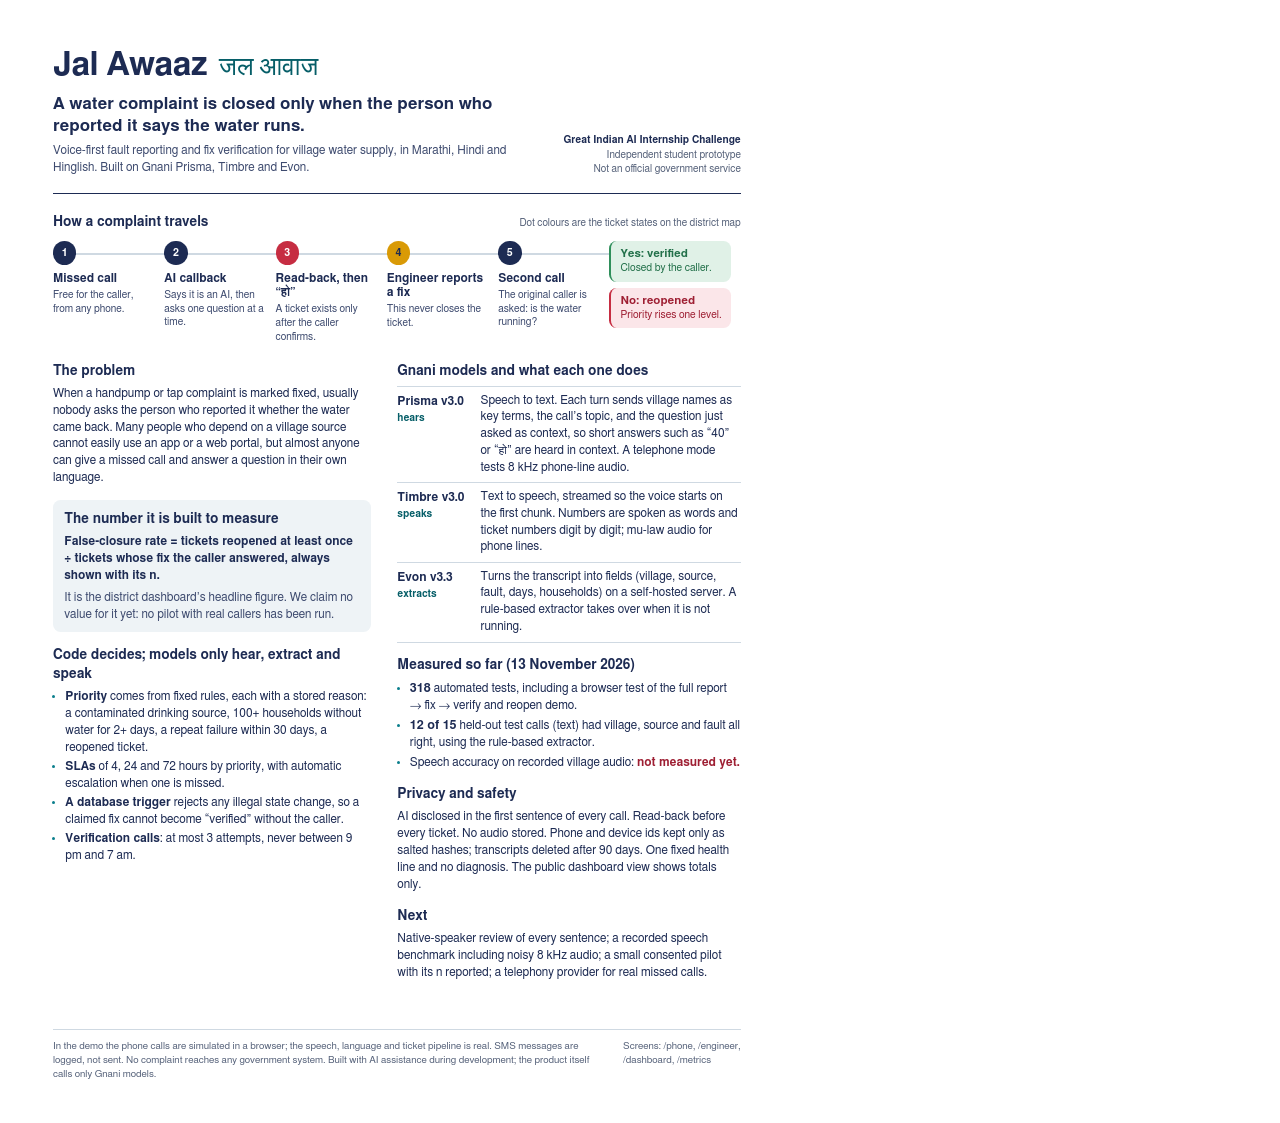
<file: docs/pitch/pitch.html>
<!doctype html>
<html lang="en">
<head>
<meta charset="utf-8">
<title>Jal Awaaz: one-page pitch</title>
<style>
  @page { size: A4; margin: 0; }
  :root {
    --ink: #1D2B53; --ink-2: #3E4B6F; --muted: #56627A; --line: #CFD9E2; --wash: #EEF3F6;
    --teal: #0A7E8C; --teal-ink: #065E68; --teal-wash: #DCEFF1;
    --red: #C62D42; --red-ink: #9E1F33; --red-wash: #FBE6E9;
    --haldi: #D99A06; --haldi-ink: #7F5A00; --haldi-wash: #FBF0D3;
    --green: #2F8F5B; --green-ink: #22704A; --green-wash: #E0F1E7;
    --sans: "Inter", "Segoe UI", "Nirmala UI", "FreeSans", sans-serif;
    --deva: "Nirmala UI", "Noto Sans Devanagari", "FreeSans", sans-serif;
  }
  * { box-sizing: border-box; }
  html, body { margin: 0; }
  body {
    width: 210mm; height: 297mm; overflow: hidden;
    padding: 13mm 14mm 11mm; font-family: var(--sans); color: var(--ink);
    font-size: 8.9pt; line-height: 1.42;
    -webkit-print-color-adjust: exact; print-color-adjust: exact;
    display: flex; flex-direction: column;
  }
  .deva, :lang(mr), :lang(hi) { font-family: var(--deva); }
  p { margin: 0 0 .5em; }
  h2 { font-size: 10.2pt; font-weight: 700; margin: 0 0 .35em; letter-spacing: -0.005em; }
  h2 + p, h2 + ul { margin-top: 0; }
  ul { margin: 0 0 .5em; padding-left: 1.05em; }
  li { margin: 0 0 .22em; }
  li::marker { color: var(--teal); }
  b, strong { font-weight: 650; }

  /* Header */
  header { display: grid; grid-template-columns: 1fr auto; gap: 6mm; align-items: end;
           padding-bottom: 4.2mm; border-bottom: 1.4pt solid var(--ink); }
  .name { display: flex; align-items: baseline; gap: 3.2mm; margin: 0; }
  .name .en { font-size: 25pt; font-weight: 750; letter-spacing: -0.02em; line-height: 1; }
  .name .deva { font-size: 19pt; font-weight: 400; color: var(--teal-ink); line-height: 1; }
  .promise { font-size: 12.6pt; line-height: 1.3; font-weight: 550; margin: 3mm 0 1.6mm; max-width: 132mm; }
  .sub { color: var(--ink-2); margin: 0; max-width: 140mm; }
  .tag { text-align: right; font-size: 7.6pt; color: var(--muted); line-height: 1.45; white-space: nowrap; }
  .tag b { color: var(--ink); font-weight: 650; }

  /* The loop: the one bold element. Colours are the dashboard's ticket-state colours. */
  .loop { margin: 5mm 0 4.6mm; }
  .loop-title { display: flex; justify-content: space-between; align-items: baseline; margin-bottom: 2.4mm; }
  .loop-title h2 { margin: 0; }
  .loop-title span { color: var(--muted); font-size: 7.6pt; }
  .steps { display: grid; grid-template-columns: repeat(5, 1fr) 1.18fr; gap: 0; position: relative; }
  .step { position: relative; padding: 0 2.6mm 0 0; }
  .dot { width: 6.2mm; height: 6.2mm; border-radius: 50%; display: grid; place-items: center;
         font-weight: 700; font-size: 8pt; color: #fff; background: var(--ink); position: relative; z-index: 1; }
  .step::before { content: ""; position: absolute; left: 3.1mm; right: -0.2mm; top: 3.1mm; height: 1.2pt;
                  background: var(--line); }
  .step.last::before { display: none; }
  .step h3 { font-size: 8.9pt; font-weight: 700; margin: 2mm 0 .6mm; line-height: 1.2; }
  .step p { font-size: 7.7pt; color: var(--ink-2); margin: 0; line-height: 1.35; }
  .s-new .dot { background: var(--red); }
  .s-fix .dot { background: var(--haldi); color: var(--ink); }
  .outcome { display: grid; gap: 1.6mm; align-content: start; }
  .out { border-radius: 2mm; padding: 1.6mm 2.4mm; font-size: 7.8pt; line-height: 1.3; }
  .out b { display: block; font-size: 8.6pt; }
  .out.yes { background: var(--green-wash); color: var(--green-ink); border-left: 2.2pt solid var(--green); }
  .out.no  { background: var(--red-wash); color: var(--red-ink); border-left: 2.2pt solid var(--red); }

  /* Body */
  main { display: grid; grid-template-columns: 1fr 1.08fr; gap: 7mm; flex: 1; }
  section { margin-bottom: 3.6mm; }
  .metric { background: var(--wash); border-radius: 2mm; padding: 2.6mm 3mm 2.2mm; margin-bottom: 3.6mm; }
  .metric .formula { font-weight: 650; margin: .3em 0 .45em; }
  .metric p:last-child { margin: 0; color: var(--ink-2); }

  table { border-collapse: collapse; width: 100%; margin-bottom: .2em; }
  td { vertical-align: top; padding: 1.5mm 0; border-top: .6pt solid var(--line); }
  tr:last-child td { border-bottom: .6pt solid var(--line); }
  td.model { width: 22mm; padding-right: 2.4mm; }
  td.model b { display: block; font-size: 9pt; }
  td.model span { color: var(--teal-ink); font-size: 7.6pt; font-weight: 600; }

  .measured li b { font-size: 9.4pt; }
  .not { color: var(--red-ink); font-weight: 600; }

  footer { border-top: .6pt solid var(--line); padding-top: 2.4mm; color: var(--muted); font-size: 7.4pt;
           display: grid; grid-template-columns: 1fr auto; gap: 6mm; }
  footer p { margin: 0; }
</style>
</head>
<body>

<header>
  <div>
    <h1 class="name"><span class="en">Jal Awaaz</span><span class="deva" lang="mr">जल आवाज</span></h1>
    <p class="promise">A water complaint is closed only when the person who reported it says the water runs.</p>
    <p class="sub">Voice-first fault reporting and fix verification for village water supply, in Marathi, Hindi
      and Hinglish. Built on Gnani Prisma, Timbre and Evon.</p>
  </div>
  <div class="tag">
    <b>Great Indian AI Internship Challenge</b><br>
    Independent student prototype<br>
    Not an official government service
  </div>
</header>

<div class="loop">
  <div class="loop-title">
    <h2>How a complaint travels</h2>
    <span>Dot colours are the ticket states on the district map</span>
  </div>
  <div class="steps">
    <div class="step"><div class="dot">1</div>
      <h3>Missed call</h3><p>Free for the caller, from any phone.</p></div>
    <div class="step"><div class="dot">2</div>
      <h3>AI callback</h3><p>Says it is an AI, then asks one question at a time.</p></div>
    <div class="step s-new"><div class="dot">3</div>
      <h3>Read-back, then <span class="deva" lang="mr">“हो”</span></h3><p>A ticket exists only after the caller confirms.</p></div>
    <div class="step s-fix"><div class="dot">4</div>
      <h3>Engineer reports a fix</h3><p>This never closes the ticket.</p></div>
    <div class="step"><div class="dot">5</div>
      <h3>Second call</h3><p>The original caller is asked: is the water running?</p></div>
    <div class="step last outcome">
      <div class="out yes"><b>Yes: verified</b>Closed by the caller.</div>
      <div class="out no"><b>No: reopened</b>Priority rises one level.</div>
    </div>
  </div>
</div>

<main>
  <div>
    <section>
      <h2>The problem</h2>
      <p>When a handpump or tap complaint is marked fixed, usually nobody asks the person who reported it
        whether the water came back. Many people who depend on a village source cannot easily use an app or
        a web portal, but almost anyone can give a missed call and answer a question in their own language.</p>
    </section>

    <div class="metric">
      <h2>The number it is built to measure</h2>
      <p class="formula">False-closure rate = tickets reopened at least once ÷ tickets whose fix the caller
        answered, always shown with its n.</p>
      <p>It is the district dashboard’s headline figure. We claim no value for it yet: no pilot with real
        callers has been run.</p>
    </div>

    <section>
      <h2>Code decides; models only hear, extract and speak</h2>
      <ul>
        <li><b>Priority</b> comes from fixed rules, each with a stored reason: a contaminated drinking source,
          100+ households without water for 2+ days, a repeat failure within 30 days, a reopened ticket.</li>
        <li><b>SLAs</b> of 4, 24 and 72 hours by priority, with automatic escalation when one is missed.</li>
        <li><b>A database trigger</b> rejects any illegal state change, so a claimed fix cannot become
          “verified” without the caller.</li>
        <li><b>Verification calls</b>: at most 3 attempts, never between 9 pm and 7 am.</li>
      </ul>
    </section>
  </div>

  <div>
    <section>
      <h2>Gnani models and what each one does</h2>
      <table>
        <tr><td class="model"><b>Prisma v3.0</b><span>hears</span></td>
          <td>Speech to text. Each turn sends village names as key terms, the call’s topic, and the question
            just asked as context, so short answers such as “40” or <span class="deva" lang="mr">“हो”</span>
            are heard in context. A telephone mode tests 8 kHz phone-line audio.</td></tr>
        <tr><td class="model"><b>Timbre v3.0</b><span>speaks</span></td>
          <td>Text to speech, streamed so the voice starts on the first chunk. Numbers are spoken as words and
            ticket numbers digit by digit; mu-law audio for phone lines.</td></tr>
        <tr><td class="model"><b>Evon v3.3</b><span>extracts</span></td>
          <td>Turns the transcript into fields (village, source, fault, days, households) on a self-hosted
            server. A rule-based extractor takes over when it is not running.</td></tr>
      </table>
    </section>

    <section class="measured">
      <h2>Measured so far (13 November 2026)</h2>
      <ul>
        <li><b>318</b> automated tests, including a browser test of the full report → fix → verify and
          reopen demo.</li>
        <li><b>12 of 15</b> held-out test calls (text) had village, source and fault all right, using the
          rule-based extractor.</li>
        <li>Speech accuracy on recorded village audio: <span class="not">not measured yet.</span></li>
      </ul>
    </section>

    <section>
      <h2>Privacy and safety</h2>
      <p>AI disclosed in the first sentence of every call. Read-back before every ticket. No audio stored.
        Phone and device ids kept only as salted hashes; transcripts deleted after 90 days. One fixed health
        line and no diagnosis. The public dashboard view shows totals only.</p>
    </section>

    <section>
      <h2>Next</h2>
      <p>Native-speaker review of every sentence; a recorded speech benchmark including noisy 8 kHz audio;
        a small consented pilot with its n reported; a telephony provider for real missed calls.</p>
    </section>
  </div>
</main>

<footer>
  <p>In the demo the phone calls are simulated in a browser; the speech, language and ticket pipeline is
    real. SMS messages are logged, not sent. No complaint reaches any government system. Built with AI
    assistance during development; the product itself calls only Gnani models.</p>
  <p>Screens: /phone, /engineer,<br>/dashboard, /metrics</p>
</footer>

</body>
</html>
</file>
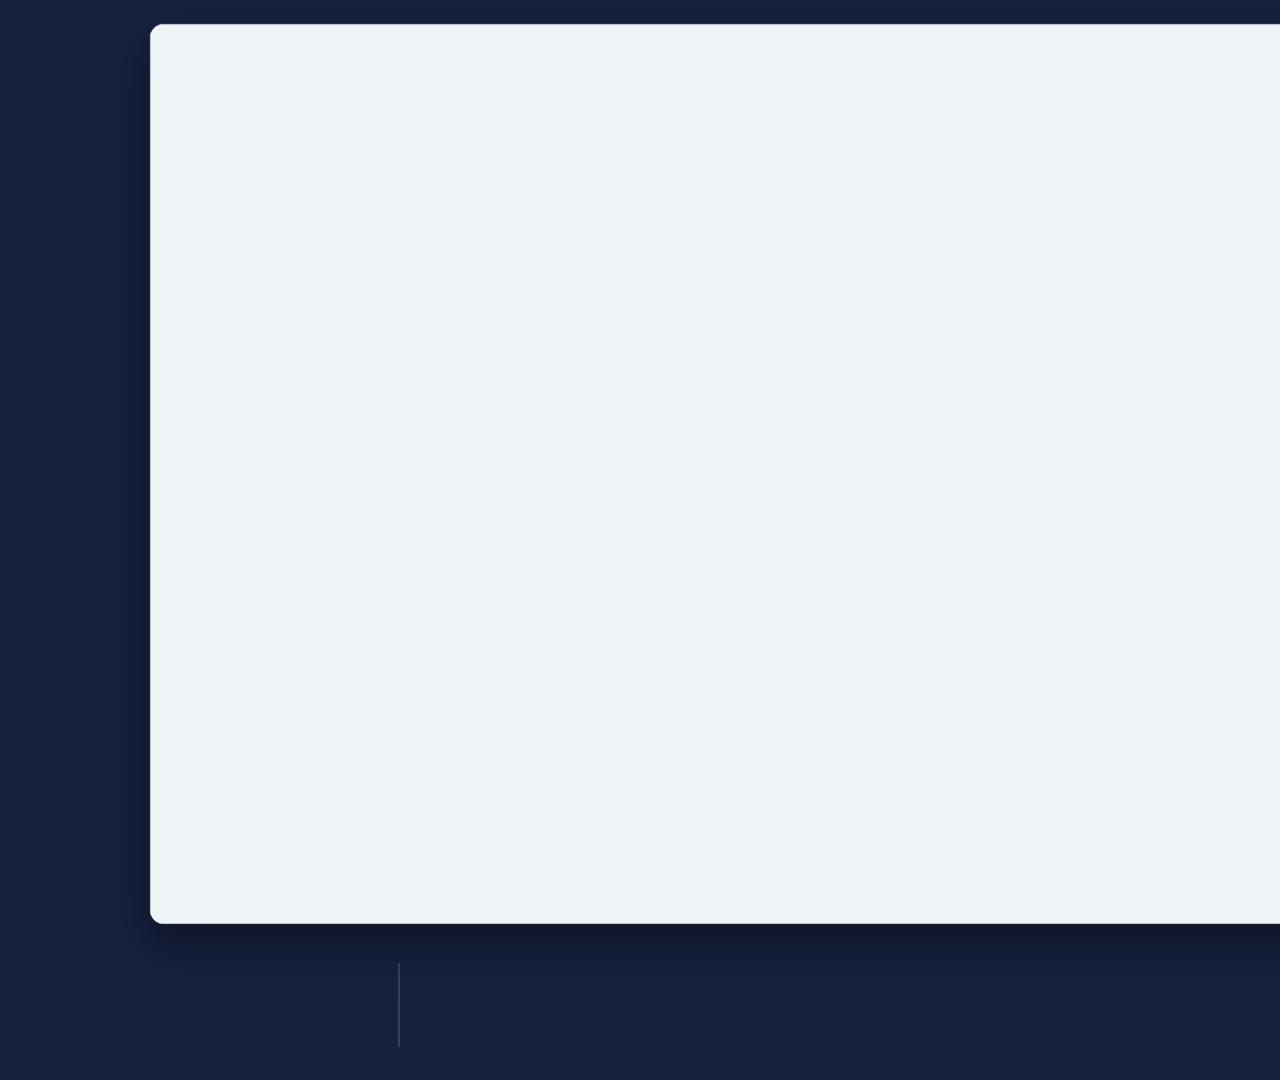
<file: scripts/demo_video/compose.html>
<!doctype html>
<html lang="en">
<head>
<meta charset="utf-8">
<style>
  :root {
    --bg: #17213F; --ink: #1D2B53; --white: #FFFFFF; --soft: #BFCBE2; --dim: #8D9BB8;
    --haldi: #E2A512; --teal: #3FB3C0; --red: #E0566A; --green: #4CB37C;
    --sans: "Inter", "Segoe UI", "FreeSans", sans-serif;
    --deva: "Nirmala UI", "Noto Sans Devanagari", "FreeSans", sans-serif;
  }
  * { box-sizing: border-box; }
  html, body { margin: 0; width: 1920px; height: 1080px; overflow: hidden; background: var(--bg);
               font-family: var(--sans); color: var(--white); }
  .deva { font-family: var(--deva); }

  /* Screen beat */
  #screen { position: absolute; left: 150px; top: 24px; width: 1620px; height: 900px; border-radius: 14px;
            overflow: hidden; box-shadow: 0 18px 50px rgba(0,0,0,.45), 0 0 0 1px rgba(255,255,255,.08); background: #EEF3F6; }
  #shot { width: 1620px; height: 900px; display: block; }
  .hl { position: absolute; border: 4px solid var(--haldi); border-radius: 12px; pointer-events: none; }
  .hl.spot { box-shadow: 0 0 0 4000px rgba(12,18,38,.34); }
  #band { position: absolute; left: 150px; right: 150px; top: 946px; height: 118px; display: grid;
          grid-template-columns: 250px 1fr; gap: 34px; align-items: center; }
  #act { display: flex; align-items: center; gap: 14px; border-right: 2px solid rgba(255,255,255,.14); height: 84px; }
  #act .n { width: 44px; height: 44px; border-radius: 50%; background: var(--haldi); color: var(--ink);
            font-weight: 800; font-size: 23px; display: grid; place-items: center; flex: none; }
  #act .n:empty { display: none; }
  #act .t { font-size: 25px; font-weight: 700; line-height: 1.12; }
  #cap { font-size: 35px; font-weight: 650; line-height: 1.18; letter-spacing: -0.01em; }
  #sub { font-size: 23px; color: var(--soft); margin-top: 8px; line-height: 1.3; }
  #sub:empty { display: none; }

  /* Cards */
  .card { position: absolute; inset: 0; padding: 120px 150px 90px; display: flex; flex-direction: column; }
  .brand { display: flex; align-items: baseline; gap: 26px; }
  .brand .en { font-size: 112px; font-weight: 800; letter-spacing: -0.035em; line-height: 1; }
  .brand .deva { font-size: 84px; color: var(--teal); line-height: 1; }
  .promise { font-size: 50px; font-weight: 600; line-height: 1.16; max-width: 1350px; margin: 44px 0 0;
             letter-spacing: -0.015em; }
  .loop { display: flex; gap: 0; margin-top: 64px; align-items: center; }
  .loop span { font-size: 25px; color: var(--soft); white-space: nowrap; }
  .loop i { flex: 1; height: 2px; background: rgba(255,255,255,.18); margin: 0 18px; min-width: 24px; }
  .loop .dot { width: 18px; height: 18px; border-radius: 50%; display: inline-block; margin-right: 10px; vertical-align: -2px; }
  .notes { margin-top: auto; display: grid; grid-template-columns: 1fr 1fr; gap: 60px; font-size: 23px;
           color: var(--soft); line-height: 1.4; border-top: 2px solid rgba(255,255,255,.14); padding-top: 28px; }
  .notes b { color: var(--white); font-weight: 650; }

  .close h1 { font-size: 66px; font-weight: 800; letter-spacing: -0.025em; margin: 0; line-height: 1.08; max-width: 1500px; }
  .close .cols { display: grid; grid-template-columns: repeat(3, 1fr); gap: 46px; margin-top: 62px; }
  .close .col h2 { font-size: 30px; margin: 0 0 16px; font-weight: 700; display: flex; align-items: center; gap: 12px; }
  .close .col h2 .dot { width: 16px; height: 16px; border-radius: 50%; }
  .close .col p { font-size: 25px; color: var(--soft); line-height: 1.42; margin: 0; }
  .close .foot { margin-top: auto; display: flex; justify-content: space-between; align-items: end; font-size: 24px;
                 color: var(--soft); border-top: 2px solid rgba(255,255,255,.14); padding-top: 26px; }
  .close .foot b { color: var(--white); font-size: 30px; }
  [hidden] { display: none !important; }
</style>
</head>
<body>
<div id="beat">
  <div id="screen"><img id="shot" alt=""></div>
  <div id="band"><div id="act"><div class="n"></div><div class="t"></div></div>
    <div><div id="cap"></div><div id="sub"></div></div></div>
</div>

<div id="title" class="card" hidden>
  <div class="brand"><span class="en">Jal Awaaz</span><span class="deva" lang="mr">जल आवाज</span></div>
  <p class="promise">A water complaint is closed only when the person who reported it says the water runs.</p>
  <div class="loop">
    <span><span class="dot" style="background:var(--red)"></span>Missed call and AI callback</span><i></i>
    <span><span class="dot" style="background:var(--haldi)"></span>Engineer reports a fix</span><i></i>
    <span><span class="dot" style="background:var(--green)"></span>The caller says if the water runs</span>
  </div>
  <div class="notes">
    <div><b>Working prototype, recorded on 14 November 2026.</b> Built on Gnani Prisma, Timbre and Evon.
      Marathi, Hindi and Hinglish. Independent student prototype, not an official service.</div>
    <div><b>This recording has no sound.</b> The caller's words are typed and the replies appear as text.
      With a Gnani API key, Prisma transcribes the caller and Timbre speaks.</div>
  </div>
</div>

<div id="close" class="card close" hidden>
  <h1>Code decides. The models only hear, extract and speak.</h1>
  <div class="cols">
    <div class="col"><h2><span class="dot" style="background:var(--green)"></span>Real</h2>
      <p>The language and ticket pipeline, priority rules, SLA escalation, verification calls and reopening.
        318 automated tests.</p></div>
    <div class="col"><h2><span class="dot" style="background:var(--haldi)"></span>Simulated</h2>
      <p>Phone calls (in a browser), SMS (logged, not sent), and in this recording the caller's speech (typed).</p></div>
    <div class="col"><h2><span class="dot" style="background:var(--red)"></span>Not measured yet</h2>
      <p>Speech accuracy on real village audio, and the false-closure rate in a pilot with real callers.</p></div>
  </div>
  <div class="foot">
    <div><b>Jal Awaaz</b><br>Built on Gnani Prisma, Timbre and Evon</div>
    <div style="text-align:right">#GreatIndianAIInternshipChallenge  #GnaniAI<br>Independent student prototype, not an official service</div>
  </div>
</div>

<script>
  const S = 1620 / 1440, PAD = 8;
  window.renderBeat = (b) => new Promise((resolve) => {
    for (const id of ["beat", "title", "close"]) document.getElementById(id).hidden = true;
    if (b.card) { document.getElementById(b.card).hidden = false; requestAnimationFrame(() => requestAnimationFrame(resolve)); return; }
    document.getElementById("beat").hidden = false;
    document.querySelectorAll(".hl").forEach((e) => e.remove());
    document.querySelector("#act .n").textContent = b.n || "";
    document.querySelector("#act .t").textContent = b.act || "";
    document.getElementById("cap").innerHTML = b.cap;
    document.getElementById("sub").innerHTML = b.sub || "";
    const scr = document.getElementById("screen");
    for (const bx of (b.boxes || [])) {
      const d = document.createElement("div");
      d.className = "hl" + ((b.boxes.length === 1 && b.spot !== false) ? " spot" : "");
      const x = Math.max(4, bx.x * S - PAD), y = Math.max(4, bx.y * S - PAD);
      const r = Math.min(1616, (bx.x + bx.width) * S + PAD), btm = Math.min(896, (bx.y + bx.height) * S + PAD);
      Object.assign(d.style, { left: x + "px", top: y + "px", width: (r - x) + "px", height: (btm - y) + "px" });
      scr.append(d);
    }
    const img = document.getElementById("shot");
    img.onload = () => requestAnimationFrame(() => requestAnimationFrame(resolve));
    img.src = b.img;
  });
</script>
</body>
</html>
</file>
